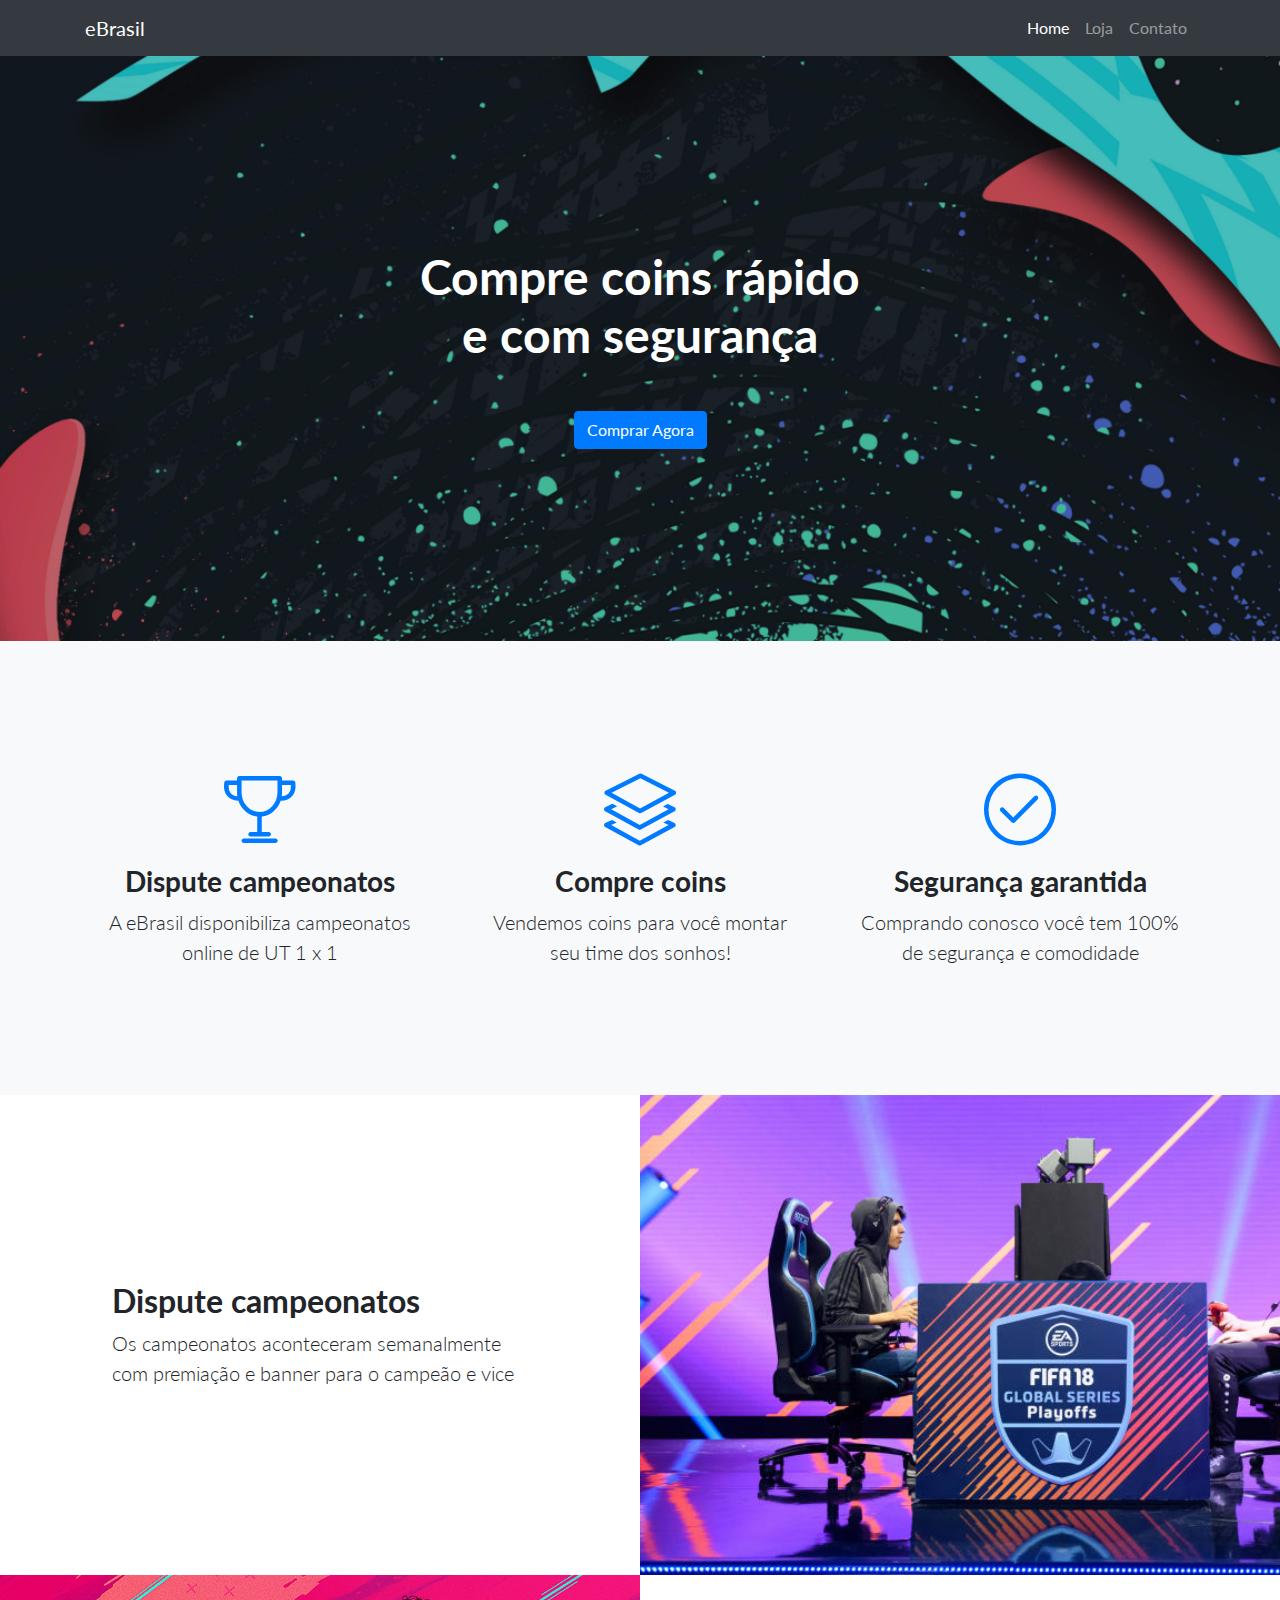
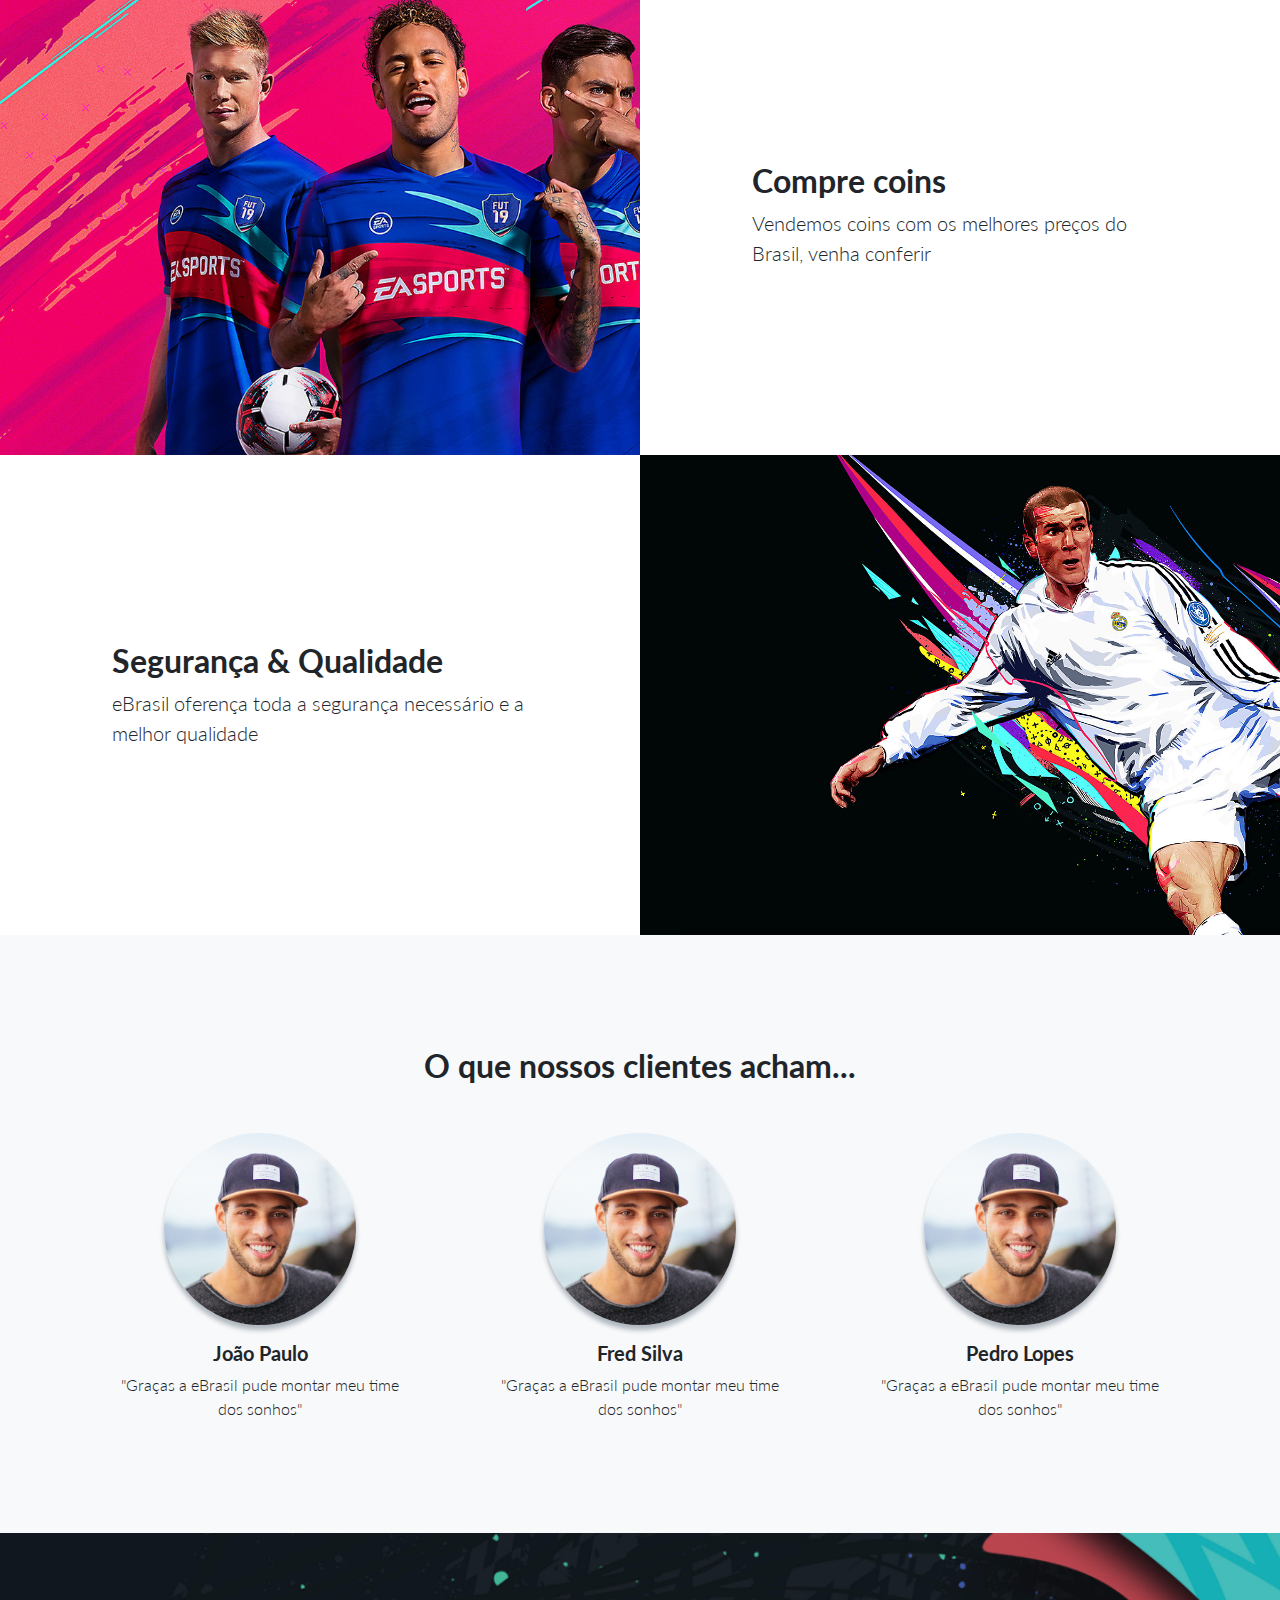
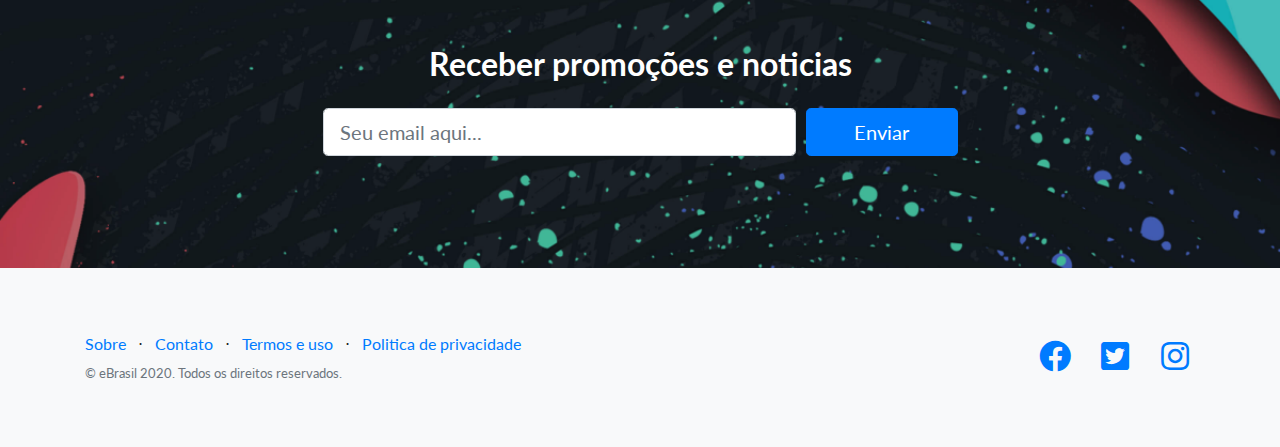
<file: index.html>
<!DOCTYPE html>
<html lang="en">

<head>

  <meta charset="utf-8">
  <meta name="viewport" content="width=device-width, initial-scale=1, shrink-to-fit=no">
  <meta name="description" content="">
  <meta name="author" content="">

  <title>eBrasil | Home</title>

  <!-- Bootstrap core CSS -->
  <link href="vendor/bootstrap/css/bootstrap.min.css" rel="stylesheet">

  <!-- Custom fonts for this template -->
  <link href="vendor/fontawesome-free/css/all.min.css" rel="stylesheet">
  <link href="vendor/simple-line-icons/css/simple-line-icons.css" rel="stylesheet" type="text/css">
  <link href="https://fonts.googleapis.com/css?family=Lato:300,400,700,300italic,400italic,700italic" rel="stylesheet" type="text/css">

  <!-- Custom styles for this template -->
  <link href="css/landing-page.css" rel="stylesheet">

</head>

<body>

  <nav class="navbar navbar-expand-lg navbar-dark bg-dark fixed-top">
    <div class="container">
      <a class="navbar-brand" href="index.html">eBrasil</a>
      <button class="navbar-toggler" type="button" data-toggle="collapse" data-target="#navbarResponsive" aria-controls="navbarResponsive" aria-expanded="false" aria-label="Toggle navigation">
        <span class="navbar-toggler-icon"></span>
      </button>
      <div class="collapse navbar-collapse" id="navbarResponsive">
        <ul class="navbar-nav ml-auto">
          <li class="nav-item active">
            <a class="nav-link" href="index.html">Home
              <span class="sr-only">(current)</span>
            </a>
          </li>
          <li class="nav-item">
            <a class="nav-link" href="loja.html">Loja</a>
          </li>          
          <li class="nav-item">
            <a class="nav-link" href="contato.html">Contato</a>
          </li>
        </ul>
      </div>
    </div>
  </nav>

  <!-- Navigation -->
  <nav class="navbar navbar-light bg-light static-top">
    <div class="container">
      <a class="navbar-brand" href="#">eBrasil</a>      
      <a class="btn btn-primary" href="#">Compre agora</a>
    </div>
  </nav>

  <!-- Masthead -->
  <header class="masthead text-white text-center">
    <div class="overlay"></div>
    <div class="container">
      <div class="row">
        <div class="col-xl-9 mx-auto">
          <h1 class="mb-5">Compre coins rápido<br> e com segurança</h1>
        </div>
        <div class="col-md-10 col-lg-8 col-xl-7 mx-auto">
          <a class="btn btn-primary" href="loja.html" role="button">Comprar Agora</a>
        </div>
      </div>
    </div>
  </header>

  <!-- Icons Grid -->
  <section class="features-icons bg-light text-center">
    <div class="container">
      <div class="row">
        <div class="col-lg-4">
          <div class="features-icons-item mx-auto mb-5 mb-lg-0 mb-lg-3">
            <div class="features-icons-icon d-flex">
              <i class="icon-trophy m-auto text-primary"></i>     
            </div>
            <h3>Dispute campeonatos</h3>
            <p class="lead mb-0">A eBrasil disponibiliza campeonatos online de UT 1 x 1</p>
          </div>
        </div>
        <div class="col-lg-4">
          <div class="features-icons-item mx-auto mb-5 mb-lg-0 mb-lg-3">
            <div class="features-icons-icon d-flex">
              <i class="icon-layers m-auto text-primary"></i>
            </div>
            <h3>Compre coins</h3>
            <p class="lead mb-0">Vendemos coins para você montar seu time dos sonhos!</p>
          </div>
        </div>
        <div class="col-lg-4">
          <div class="features-icons-item mx-auto mb-0 mb-lg-3">
            <div class="features-icons-icon d-flex">
              <i class="icon-check m-auto text-primary"></i>
            </div>
            <h3>Segurança garantida</h3>
            <p class="lead mb-0">Comprando conosco você tem 100% de segurança e comodidade</p>
          </div>
        </div>
      </div>
    </div>
  </section>

  <!-- Image Showcases -->
  <section class="showcase">
    <div class="container-fluid p-0">
      <div class="row no-gutters">

        <div class="col-lg-6 order-lg-2 text-white showcase-img" style="background-image: url('img/bg-showcase-1.jpg');"></div>
        <div class="col-lg-6 order-lg-1 my-auto showcase-text">
          <h2>Dispute campeonatos</h2>
          <p class="lead mb-0">Os campeonatos aconteceram semanalmente com premiação e banner para o campeão e vice</p>
        </div>
      </div>
      <div class="row no-gutters">
        <div class="col-lg-6 text-white showcase-img" style="background-image: url('img/bg-showcase-2.jpg');"></div>
        <div class="col-lg-6 my-auto showcase-text">
          <h2>Compre coins</h2>
          <p class="lead mb-0">Vendemos coins com os melhores preços do Brasil, venha conferir</p>
        </div>
      </div>
      <div class="row no-gutters">
        <div class="col-lg-6 order-lg-2 text-white showcase-img" style="background-image: url('img/bg-showcase-3.jpg');"></div>
        <div class="col-lg-6 order-lg-1 my-auto showcase-text">
          <h2>Segurança &amp; Qualidade</h2>
          <p class="lead mb-0">eBrasil oferença toda a segurança necessário e a melhor qualidade</p>
        </div>
      </div>
    </div>
  </section>

  <!-- Testimonials -->
  <section class="testimonials text-center bg-light">
    <div class="container">
      <h2 class="mb-5">O que nossos clientes acham...</h2>
      <div class="row">
        <div class="col-lg-4">
          <div class="testimonial-item mx-auto mb-5 mb-lg-0">
            <img class="img-fluid rounded-circle mb-3" src="img/testimonials-2.jpg" alt="">
            <h5>João Paulo</h5>
            <p class="font-weight-light mb-0">"Graças a eBrasil pude montar meu time dos sonhos"</p>
          </div>
        </div>
        <div class="col-lg-4">
          <div class="testimonial-item mx-auto mb-5 mb-lg-0">
            <img class="img-fluid rounded-circle mb-3" src="img/testimonials-2.jpg" alt="">
            <h5>Fred Silva</h5>
            <p class="font-weight-light mb-0">"Graças a eBrasil pude montar meu time dos sonhos"</p>
          </div>
        </div>
        <div class="col-lg-4">
          <div class="testimonial-item mx-auto mb-5 mb-lg-0">
            <img class="img-fluid rounded-circle mb-3" src="img/testimonials-2.jpg" alt="">
            <h5>Pedro Lopes</h5>
            <p class="font-weight-light mb-0">"Graças a eBrasil pude montar meu time dos sonhos"</p>
          </div>
        </div>
      </div>
    </div>
  </section>

  <!-- Call to Action -->
  <section class="call-to-action text-white text-center">
    <div class="overlay"></div>
    <div class="container">
      <div class="row">
        <div class="col-xl-9 mx-auto">
          <h2 class="mb-4">Receber promoções e noticias</h2>
        </div>
        <div class="col-md-10 col-lg-8 col-xl-7 mx-auto">
          <form>
            <div class="form-row">
              <div class="col-12 col-md-9 mb-2 mb-md-0">
                <input type="email" class="form-control form-control-lg" placeholder="Seu email aqui...">
              </div>
              <div class="col-12 col-md-3">
                <button type="submit" class="btn btn-block btn-lg btn-primary">Enviar</button>
              </div>
            </div>
          </form>
        </div>
      </div>
    </div>
  </section>

  <!-- Footer -->
  <footer class="footer bg-light">
    <div class="container">
      <div class="row">
        <div class="col-lg-6 h-100 text-center text-lg-left my-auto">
          <ul class="list-inline mb-2">
            <li class="list-inline-item">
              <a href="#">Sobre</a>
            </li>
            <li class="list-inline-item">&sdot;</li>
            <li class="list-inline-item">
              <a href="#">Contato</a>
            </li>
            <li class="list-inline-item">&sdot;</li>
            <li class="list-inline-item">
              <a href="#">Termos e uso</a>
            </li>
            <li class="list-inline-item">&sdot;</li>
            <li class="list-inline-item">
              <a href="#">Politica de privacidade</a>
            </li>
          </ul>
          <p class="text-muted small mb-4 mb-lg-0">&copy; eBrasil 2020. Todos os direitos reservados.</p>
        </div>
        <div class="col-lg-6 h-100 text-center text-lg-right my-auto">
          <ul class="list-inline mb-0">
            <li class="list-inline-item mr-3">
              <a href="#">
                <i class="fab fa-facebook fa-2x fa-fw"></i>
              </a>
            </li>
            <li class="list-inline-item mr-3">
              <a href="#">
                <i class="fab fa-twitter-square fa-2x fa-fw"></i>
              </a>
            </li>
            <li class="list-inline-item">
              <a href="#">
                <i class="fab fa-instagram fa-2x fa-fw"></i>
              </a>
            </li>
          </ul>
        </div>
      </div>
    </div>
  </footer>

  <!-- Bootstrap core JavaScript -->
  <script src="vendor/jquery/jquery.min.js"></script>
  <script src="vendor/bootstrap/js/bootstrap.bundle.min.js"></script>

</body>

</html>
</file>
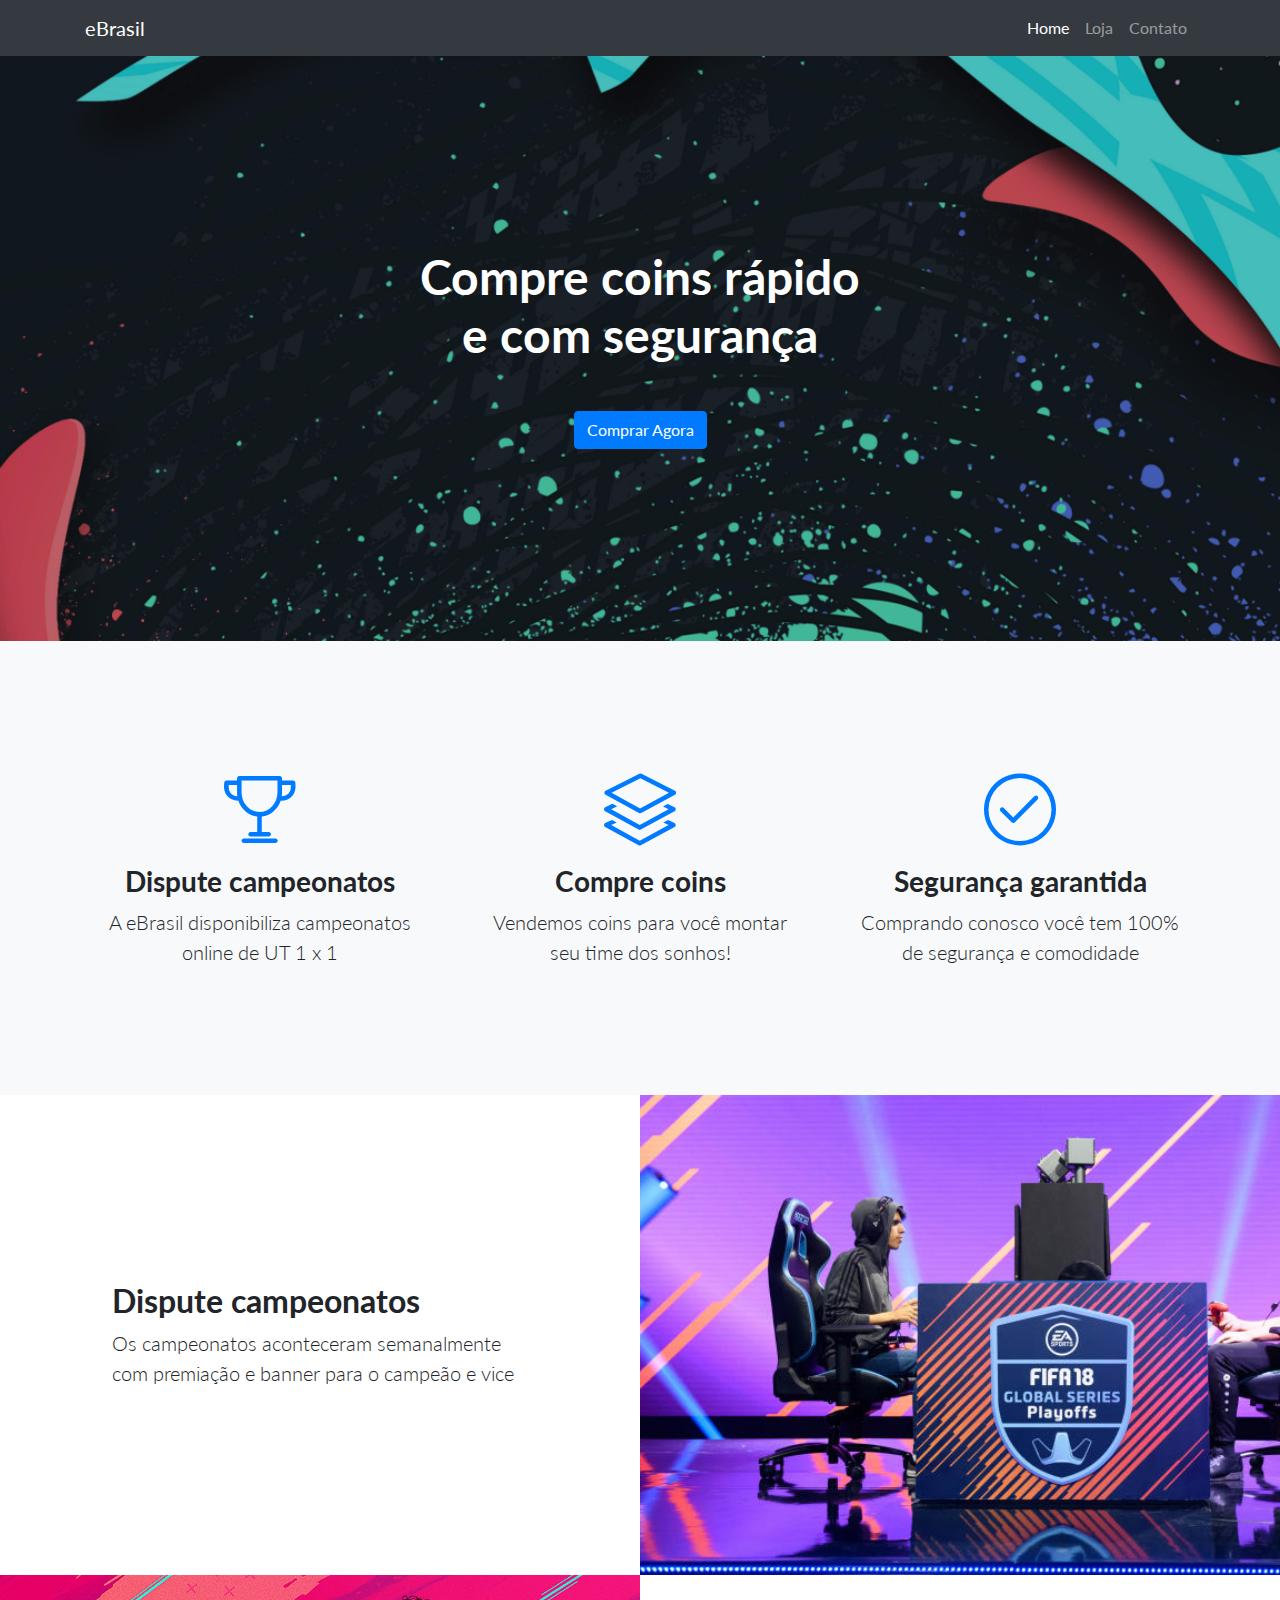
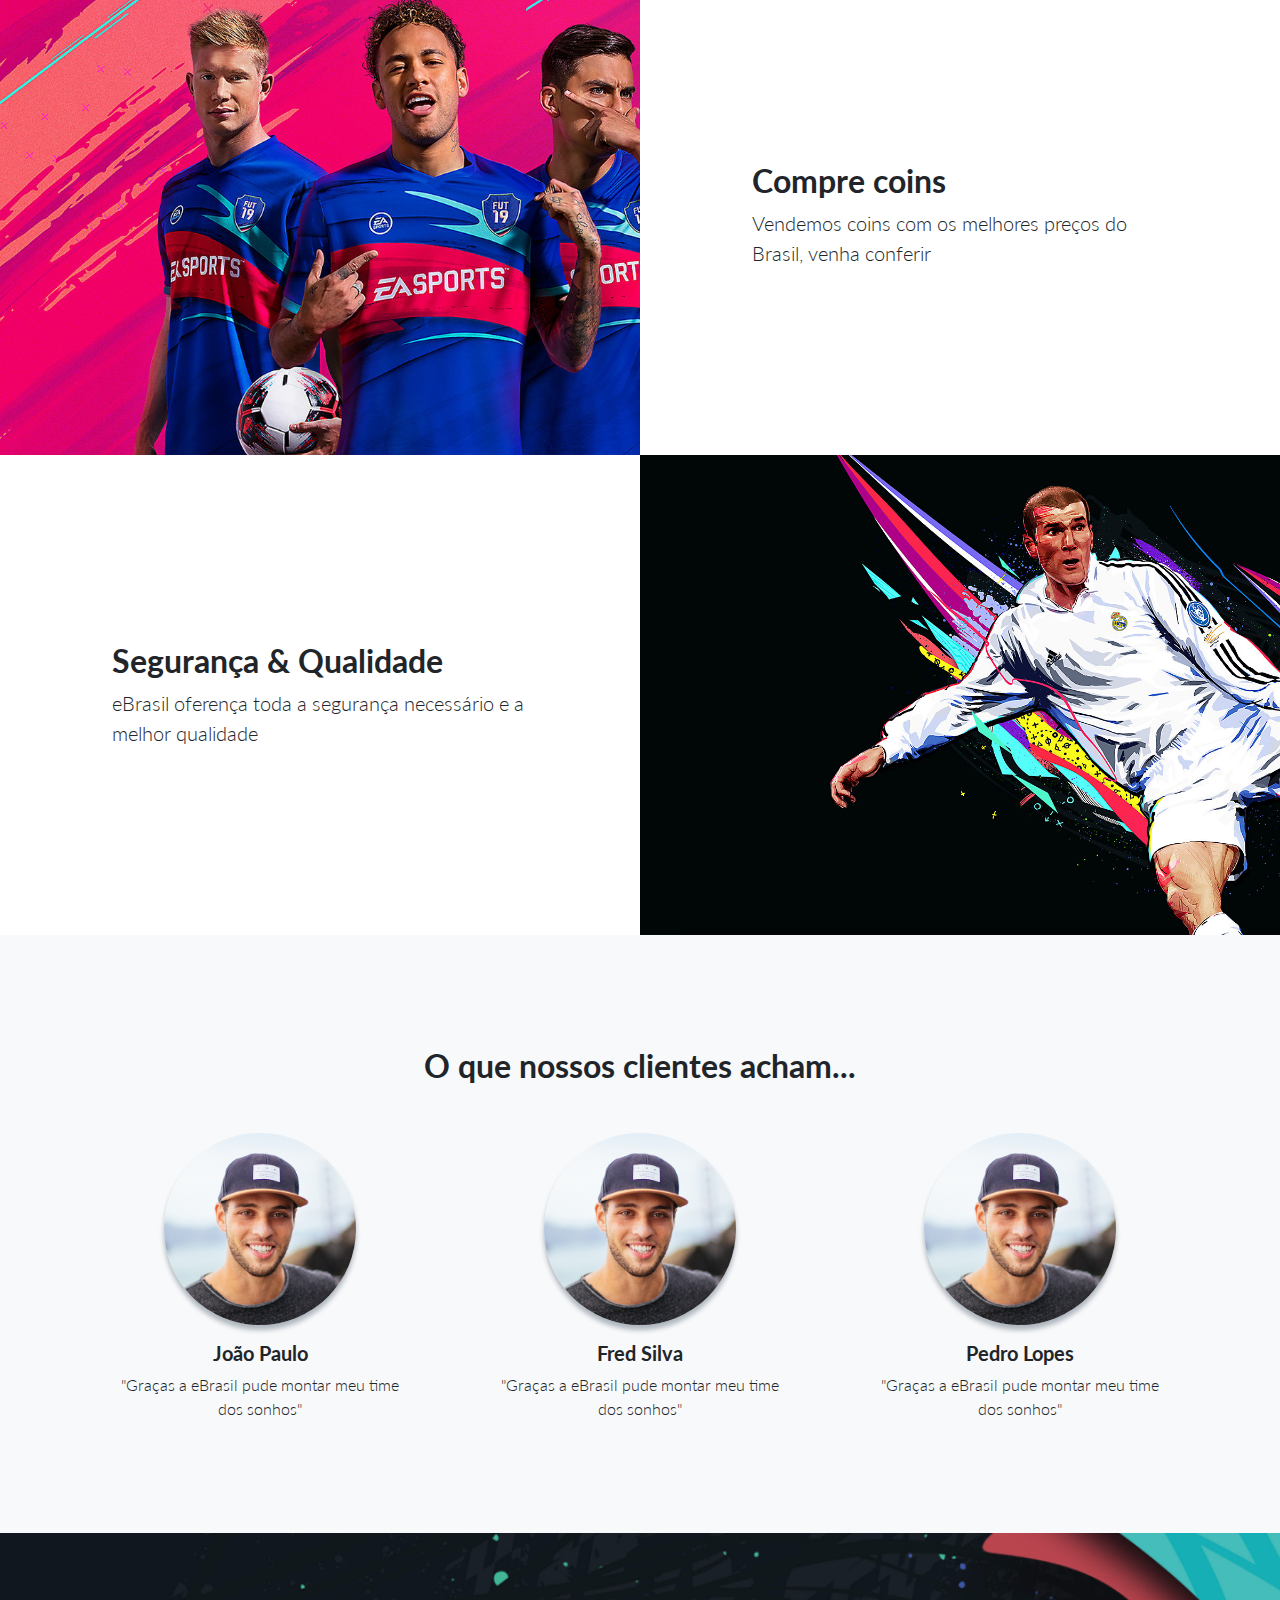
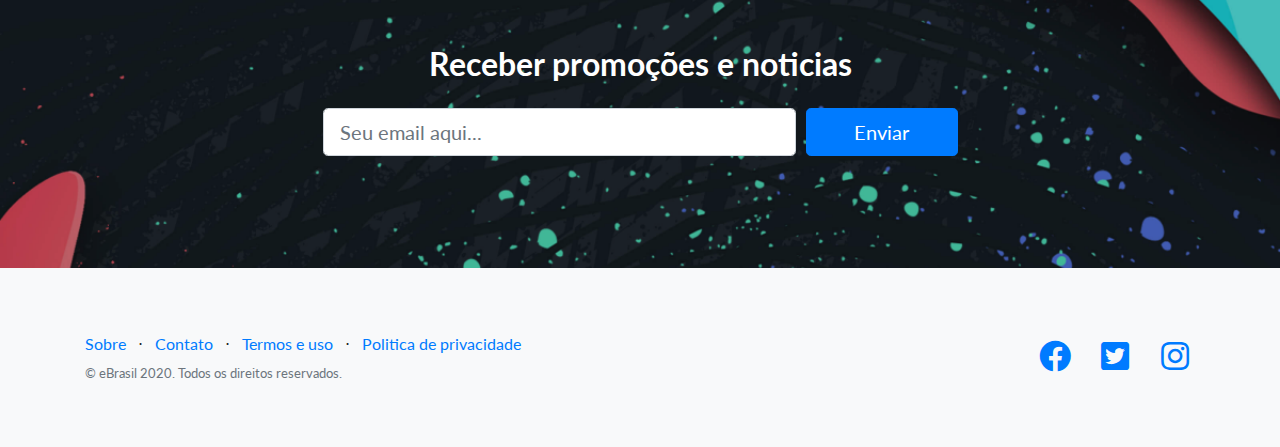
<file: home.html>
<!DOCTYPE html>
<html lang="en">

<head>

  <meta charset="utf-8">
  <meta name="viewport" content="width=device-width, initial-scale=1, shrink-to-fit=no">
  <meta name="description" content="">
  <meta name="author" content="">

  <title>eBrasil | Home</title>

  <!-- Bootstrap core CSS -->
  <link href="vendor/bootstrap/css/bootstrap.min.css" rel="stylesheet">

  <!-- Custom fonts for this template -->
  <link href="vendor/fontawesome-free/css/all.min.css" rel="stylesheet">
  <link href="vendor/simple-line-icons/css/simple-line-icons.css" rel="stylesheet" type="text/css">
  <link href="https://fonts.googleapis.com/css?family=Lato:300,400,700,300italic,400italic,700italic" rel="stylesheet" type="text/css">

  <!-- Custom styles for this template -->
  <link href="css/landing-page.css" rel="stylesheet">

</head>

<body>

  <nav class="navbar navbar-expand-lg navbar-dark bg-dark fixed-top">
    <div class="container">
      <a class="navbar-brand" href="#">eBrasil</a>
      <button class="navbar-toggler" type="button" data-toggle="collapse" data-target="#navbarResponsive" aria-controls="navbarResponsive" aria-expanded="false" aria-label="Toggle navigation">
        <span class="navbar-toggler-icon"></span>
      </button>
      <div class="collapse navbar-collapse" id="navbarResponsive">
        <ul class="navbar-nav ml-auto">
          <li class="nav-item active">
            <a class="nav-link" href="home.html">Home
              <span class="sr-only">(current)</span>
            </a>
          </li>
          <li class="nav-item">
            <a class="nav-link" href="loja.html">Loja</a>
          </li>          
          <li class="nav-item">
            <a class="nav-link" href="#">Contato</a>
          </li>
        </ul>
      </div>
    </div>
  </nav>

  <!-- Navigation -->
  <nav class="navbar navbar-light bg-light static-top">
    <div class="container">
      <a class="navbar-brand" href="#">eBrasil</a>      
      <a class="btn btn-primary" href="#">Compre agora</a>
    </div>
  </nav>

  <!-- Masthead -->
  <header class="masthead text-white text-center">
    <div class="overlay"></div>
    <div class="container">
      <div class="row">
        <div class="col-xl-9 mx-auto">
          <h1 class="mb-5">Compre coins rápido<br> e com segurança</h1>
        </div>
        <div class="col-md-10 col-lg-8 col-xl-7 mx-auto">
          <a class="btn btn-primary" href="loja.html" role="button">Comprar Agora</a>
        </div>
      </div>
    </div>
  </header>

  <!-- Icons Grid -->
  <section class="features-icons bg-light text-center">
    <div class="container">
      <div class="row">
        <div class="col-lg-4">
          <div class="features-icons-item mx-auto mb-5 mb-lg-0 mb-lg-3">
            <div class="features-icons-icon d-flex">
              <i class="icon-trophy m-auto text-primary"></i>     
            </div>
            <h3>Dispute campeonatos</h3>
            <p class="lead mb-0">A eBrasil disponibiliza campeonatos online de UT 1 x 1</p>
          </div>
        </div>
        <div class="col-lg-4">
          <div class="features-icons-item mx-auto mb-5 mb-lg-0 mb-lg-3">
            <div class="features-icons-icon d-flex">
              <i class="icon-layers m-auto text-primary"></i>
            </div>
            <h3>Compre coins</h3>
            <p class="lead mb-0">Vendemos coins para você montar seu time dos sonhos!</p>
          </div>
        </div>
        <div class="col-lg-4">
          <div class="features-icons-item mx-auto mb-0 mb-lg-3">
            <div class="features-icons-icon d-flex">
              <i class="icon-check m-auto text-primary"></i>
            </div>
            <h3>Segurança garantida</h3>
            <p class="lead mb-0">Comprando conosco você tem 100% de segurança e comodidade</p>
          </div>
        </div>
      </div>
    </div>
  </section>

  <!-- Image Showcases -->
  <section class="showcase">
    <div class="container-fluid p-0">
      <div class="row no-gutters">

        <div class="col-lg-6 order-lg-2 text-white showcase-img" style="background-image: url('img/bg-showcase-1.jpg');"></div>
        <div class="col-lg-6 order-lg-1 my-auto showcase-text">
          <h2>Dispute campeonatos</h2>
          <p class="lead mb-0">Os campeonatos aconteceram semanalmente com premiação e banner para o campeão e vice</p>
        </div>
      </div>
      <div class="row no-gutters">
        <div class="col-lg-6 text-white showcase-img" style="background-image: url('img/bg-showcase-2.jpg');"></div>
        <div class="col-lg-6 my-auto showcase-text">
          <h2>Compre coins</h2>
          <p class="lead mb-0">Vendemos coins com os melhores preços do Brasil, venha conferir</p>
        </div>
      </div>
      <div class="row no-gutters">
        <div class="col-lg-6 order-lg-2 text-white showcase-img" style="background-image: url('img/bg-showcase-3.jpg');"></div>
        <div class="col-lg-6 order-lg-1 my-auto showcase-text">
          <h2>Segurança &amp; Qualidade</h2>
          <p class="lead mb-0">eBrasil oferença toda a segurança necessário e a melhor qualidade</p>
        </div>
      </div>
    </div>
  </section>

  <!-- Testimonials -->
  <section class="testimonials text-center bg-light">
    <div class="container">
      <h2 class="mb-5">O que nossos clientes acham...</h2>
      <div class="row">
        <div class="col-lg-4">
          <div class="testimonial-item mx-auto mb-5 mb-lg-0">
            <img class="img-fluid rounded-circle mb-3" src="img/testimonials-2.jpg" alt="">
            <h5>João Paulo</h5>
            <p class="font-weight-light mb-0">"Graças a eBrasil pude montar meu time dos sonhos"</p>
          </div>
        </div>
        <div class="col-lg-4">
          <div class="testimonial-item mx-auto mb-5 mb-lg-0">
            <img class="img-fluid rounded-circle mb-3" src="img/testimonials-2.jpg" alt="">
            <h5>Fred Silva</h5>
            <p class="font-weight-light mb-0">"Graças a eBrasil pude montar meu time dos sonhos"</p>
          </div>
        </div>
        <div class="col-lg-4">
          <div class="testimonial-item mx-auto mb-5 mb-lg-0">
            <img class="img-fluid rounded-circle mb-3" src="img/testimonials-2.jpg" alt="">
            <h5>Pedro Lopes</h5>
            <p class="font-weight-light mb-0">"Graças a eBrasil pude montar meu time dos sonhos"</p>
          </div>
        </div>
      </div>
    </div>
  </section>

  <!-- Call to Action -->
  <section class="call-to-action text-white text-center">
    <div class="overlay"></div>
    <div class="container">
      <div class="row">
        <div class="col-xl-9 mx-auto">
          <h2 class="mb-4">Receber promoções e noticias</h2>
        </div>
        <div class="col-md-10 col-lg-8 col-xl-7 mx-auto">
          <form>
            <div class="form-row">
              <div class="col-12 col-md-9 mb-2 mb-md-0">
                <input type="email" class="form-control form-control-lg" placeholder="Seu email aqui...">
              </div>
              <div class="col-12 col-md-3">
                <button type="submit" class="btn btn-block btn-lg btn-primary">Enviar</button>
              </div>
            </div>
          </form>
        </div>
      </div>
    </div>
  </section>

  <!-- Footer -->
  <footer class="footer bg-light">
    <div class="container">
      <div class="row">
        <div class="col-lg-6 h-100 text-center text-lg-left my-auto">
          <ul class="list-inline mb-2">
            <li class="list-inline-item">
              <a href="#">Sobre</a>
            </li>
            <li class="list-inline-item">&sdot;</li>
            <li class="list-inline-item">
              <a href="#">Contato</a>
            </li>
            <li class="list-inline-item">&sdot;</li>
            <li class="list-inline-item">
              <a href="#">Termos e uso</a>
            </li>
            <li class="list-inline-item">&sdot;</li>
            <li class="list-inline-item">
              <a href="#">Politica de privacidade</a>
            </li>
          </ul>
          <p class="text-muted small mb-4 mb-lg-0">&copy; eBrasil 2020. Todos os direitos reservados.</p>
        </div>
        <div class="col-lg-6 h-100 text-center text-lg-right my-auto">
          <ul class="list-inline mb-0">
            <li class="list-inline-item mr-3">
              <a href="#">
                <i class="fab fa-facebook fa-2x fa-fw"></i>
              </a>
            </li>
            <li class="list-inline-item mr-3">
              <a href="#">
                <i class="fab fa-twitter-square fa-2x fa-fw"></i>
              </a>
            </li>
            <li class="list-inline-item">
              <a href="#">
                <i class="fab fa-instagram fa-2x fa-fw"></i>
              </a>
            </li>
          </ul>
        </div>
      </div>
    </div>
  </footer>

  <!-- Bootstrap core JavaScript -->
  <script src="vendor/jquery/jquery.min.js"></script>
  <script src="vendor/bootstrap/js/bootstrap.bundle.min.js"></script>

</body>

</html>
</file>
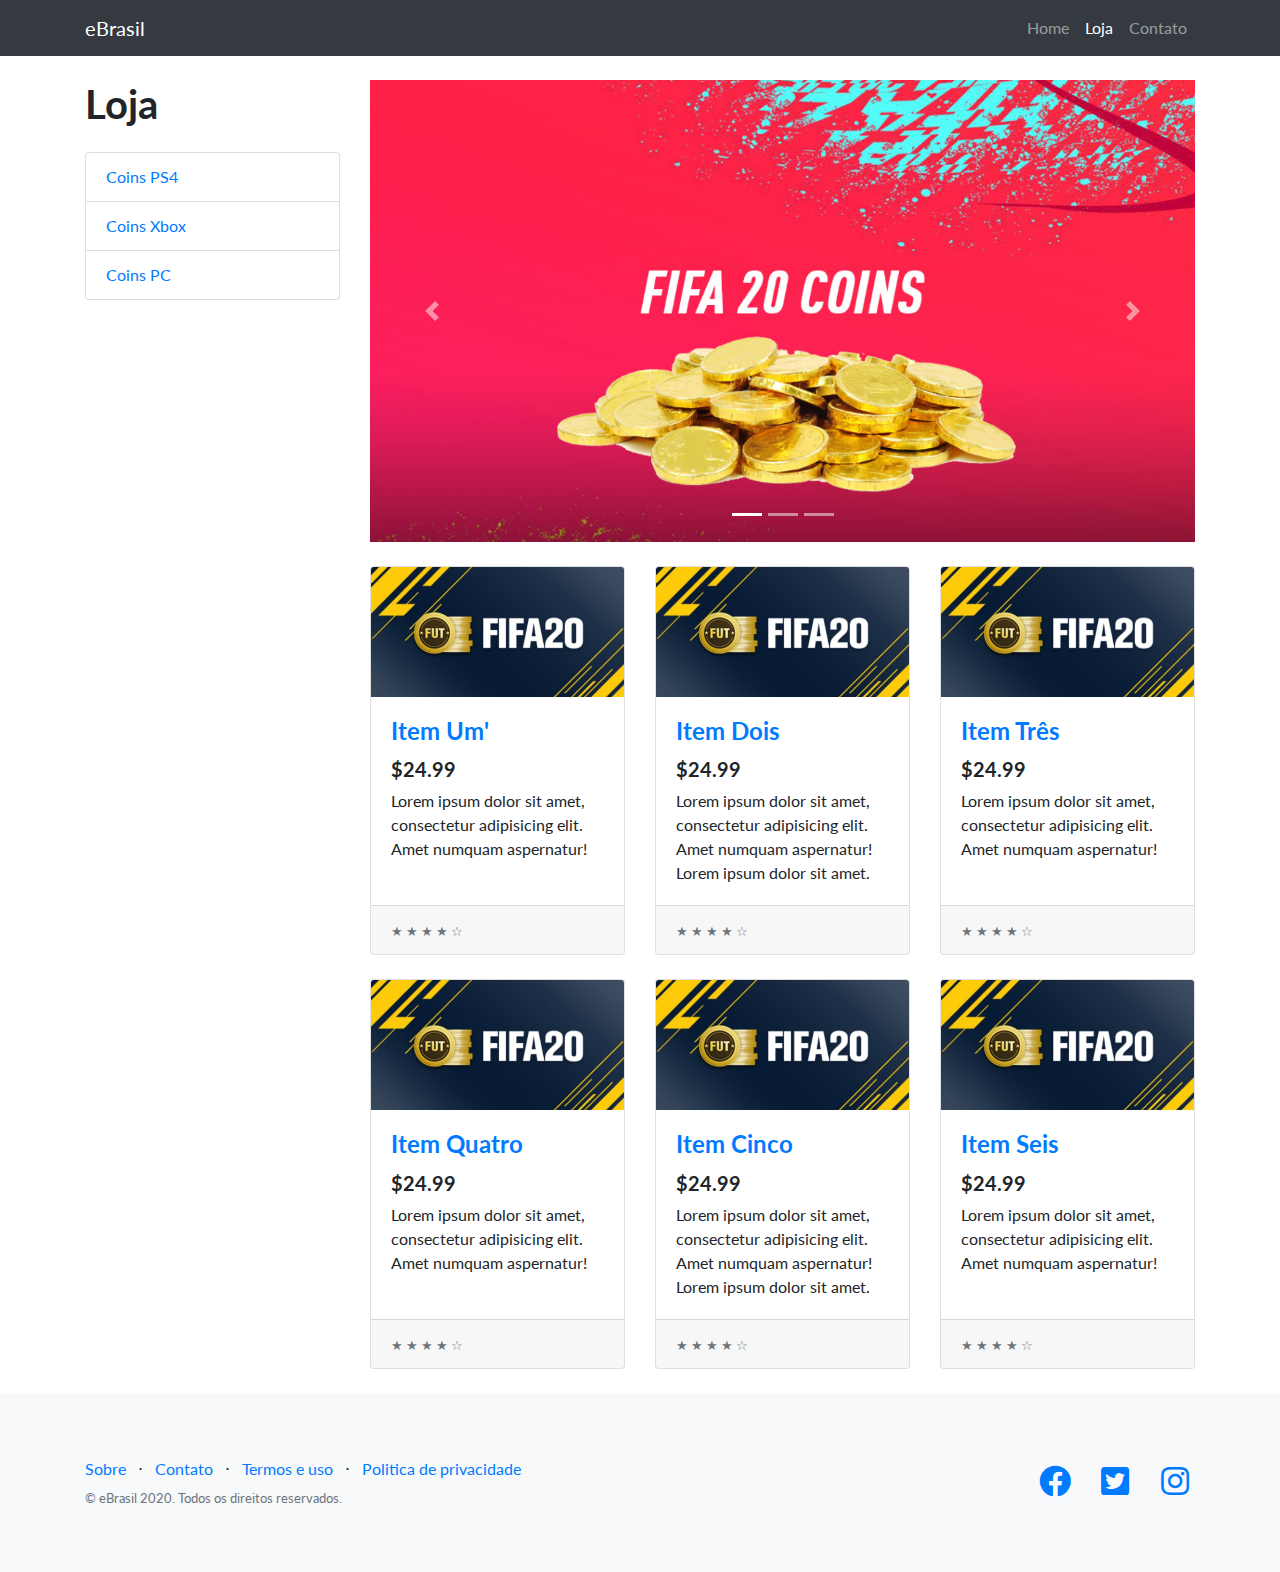
<file: loja.html>
<!DOCTYPE html>
<html lang="en">

<head>

  <meta charset="utf-8">
  <meta name="viewport" content="width=device-width, initial-scale=1, shrink-to-fit=no">
  <meta name="description" content="">
  <meta name="author" content="">

  <title>eBrasil | Loja</title>

  <!-- Bootstrap core CSS -->
  <link href="vendor/fontawesome-free/css/all.min.css" rel="stylesheet">
  <link href="vendor/simple-line-icons/css/simple-line-icons.css" rel="stylesheet" type="text/css">
  <link href="https://fonts.googleapis.com/css?family=Lato:300,400,700,300italic,400italic,700italic" rel="stylesheet" type="text/css">
  <link href="vendor/bootstrap/css/bootstrap.min.css" rel="stylesheet">

  <!-- Custom styles for this template -->
  <link href="css/landing-page.css" rel="stylesheet">
  <link href="css/shop-homepage.css" rel="stylesheet">

</head>

<body>

  <!-- Navigation -->
  <nav class="navbar navbar-expand-lg navbar-dark bg-dark fixed-top">
    <div class="container">
      <a class="navbar-brand" href="index.html">eBrasil</a>
      <button class="navbar-toggler" type="button" data-toggle="collapse" data-target="#navbarResponsive" aria-controls="navbarResponsive" aria-expanded="false" aria-label="Toggle navigation">
        <span class="navbar-toggler-icon"></span>
      </button>
      <div class="collapse navbar-collapse" id="navbarResponsive">
        <ul class="navbar-nav ml-auto">
          <li class="nav-item">
            <a class="nav-link" href="index.html">Home
            </a>
          </li>
          <li class="nav-item active">
            <a class="nav-link" href="loja.html">Loja
              <span class="sr-only">(current)</span>
            </a>
          </li>          
          <li class="nav-item">
            <a class="nav-link" href="contato.html">Contato</a>
          </li>
        </ul>
      </div>
    </div>
  </nav>

  <!-- Page Content -->
  <div class="container">

    <div class="row">

      <div class="col-lg-3">

        <h1 class="my-4">Loja</h1>
        <div class="list-group">
          <a href="#" class="list-group-item">Coins PS4</a>
          <a href="#" class="list-group-item">Coins Xbox</a>
          <a href="#" class="list-group-item">Coins PC</a>
        </div>

      </div>
      <!-- /.col-lg-3 -->

      <div class="col-lg-9">

        <div id="carouselExampleIndicators" class="carousel slide my-4" data-ride="carousel">
          <ol class="carousel-indicators">
            <li data-target="#carouselExampleIndicators" data-slide-to="0" class="active"></li>
            <li data-target="#carouselExampleIndicators" data-slide-to="1"></li>
            <li data-target="#carouselExampleIndicators" data-slide-to="2"></li>
          </ol>
          <div class="carousel-inner" role="listbox">
            <div class="carousel-item active">
              <img class="d-block img-fluid" src="img/coins.png" alt="First slide">
            </div>
            <div class="carousel-item">
              <img class="d-block img-fluid" src="img/coins.png" alt="Second slide">
            </div>
            <div class="carousel-item">
              <img class="d-block img-fluid" src="img/coins.png" alt="Third slide">
            </div>
          </div>
          <a class="carousel-control-prev" href="#carouselExampleIndicators" role="button" data-slide="prev">
            <span class="carousel-control-prev-icon" aria-hidden="true"></span>
            <span class="sr-only">Previous</span>
          </a>
          <a class="carousel-control-next" href="#carouselExampleIndicators" role="button" data-slide="next">
            <span class="carousel-control-next-icon" aria-hidden="true"></span>
            <span class="sr-only">Next</span>
          </a>
        </div>

        <div class="row">

          <div class="col-lg-4 col-md-6 mb-4">
            <div class="card h-100">
              <a href="#"><img class="card-img-top" src="img/coins2.jpg" alt=""></a>
              <div class="card-body">
                <h4 class="card-title">
                  <a href="#">Item Um'</a>
                </h4>
                <h5>$24.99</h5>
                <p class="card-text">Lorem ipsum dolor sit amet, consectetur adipisicing elit. Amet numquam aspernatur!</p>
              </div>
              <div class="card-footer">
                <small class="text-muted">&#9733; &#9733; &#9733; &#9733; &#9734;</small>
              </div>
            </div>
          </div>

          <div class="col-lg-4 col-md-6 mb-4">
            <div class="card h-100">
              <a href="#"><img class="card-img-top" src="img/coins2.jpg" alt=""></a>
              <div class="card-body">
                <h4 class="card-title">
                  <a href="#">Item Dois</a>
                </h4>
                <h5>$24.99</h5>
                <p class="card-text">Lorem ipsum dolor sit amet, consectetur adipisicing elit. Amet numquam aspernatur! Lorem ipsum dolor sit amet.</p>
              </div>
              <div class="card-footer">
                <small class="text-muted">&#9733; &#9733; &#9733; &#9733; &#9734;</small>
              </div>
            </div>
          </div>

          <div class="col-lg-4 col-md-6 mb-4">
            <div class="card h-100">
              <a href="#"><img class="card-img-top" src="img/coins2.jpg" alt=""></a>
              <div class="card-body">
                <h4 class="card-title">
                  <a href="#">Item Três</a>
                </h4>
                <h5>$24.99</h5>
                <p class="card-text">Lorem ipsum dolor sit amet, consectetur adipisicing elit. Amet numquam aspernatur!</p>
              </div>
              <div class="card-footer">
                <small class="text-muted">&#9733; &#9733; &#9733; &#9733; &#9734;</small>
              </div>
            </div>
          </div>

          <div class="col-lg-4 col-md-6 mb-4">
            <div class="card h-100">
              <a href="#"><img class="card-img-top" src="img/coins2.jpg" alt=""></a>
              <div class="card-body">
                <h4 class="card-title">
                  <a href="#">Item Quatro</a>
                </h4>
                <h5>$24.99</h5>
                <p class="card-text">Lorem ipsum dolor sit amet, consectetur adipisicing elit. Amet numquam aspernatur!</p>
              </div>
              <div class="card-footer">
                <small class="text-muted">&#9733; &#9733; &#9733; &#9733; &#9734;</small>
              </div>
            </div>
          </div>

          <div class="col-lg-4 col-md-6 mb-4">
            <div class="card h-100">
              <a href="#"><img class="card-img-top" src="img/coins2.jpg" alt=""></a>
              <div class="card-body">
                <h4 class="card-title">
                  <a href="#">Item Cinco</a>
                </h4>
                <h5>$24.99</h5>
                <p class="card-text">Lorem ipsum dolor sit amet, consectetur adipisicing elit. Amet numquam aspernatur! Lorem ipsum dolor sit amet.</p>
              </div>
              <div class="card-footer">
                <small class="text-muted">&#9733; &#9733; &#9733; &#9733; &#9734;</small>
              </div>
            </div>
          </div>

          <div class="col-lg-4 col-md-6 mb-4">
            <div class="card h-100">
              <a href="#"><img class="card-img-top" src="img/coins2.jpg" alt=""></a>
              <div class="card-body">
                <h4 class="card-title">
                  <a href="#">Item Seis</a>
                </h4>
                <h5>$24.99</h5>
                <p class="card-text">Lorem ipsum dolor sit amet, consectetur adipisicing elit. Amet numquam aspernatur!</p>
              </div>
              <div class="card-footer">
                <small class="text-muted">&#9733; &#9733; &#9733; &#9733; &#9734;</small>
              </div>
            </div>
          </div>

        </div>
        <!-- /.row -->

      </div>
      <!-- /.col-lg-9 -->

    </div>
    <!-- /.row -->

  </div>
  <!-- /.container -->

  <!-- Footer -->
  <footer class="footer bg-light">
    <div class="container">
      <div class="row">
        <div class="col-lg-6 h-100 text-center text-lg-left my-auto">
          <ul class="list-inline mb-2">
            <li class="list-inline-item">
              <a href="#">Sobre</a>
            </li>
            <li class="list-inline-item">&sdot;</li>
            <li class="list-inline-item">
              <a href="#">Contato</a>
            </li>
            <li class="list-inline-item">&sdot;</li>
            <li class="list-inline-item">
              <a href="#">Termos e uso</a>
            </li>
            <li class="list-inline-item">&sdot;</li>
            <li class="list-inline-item">
              <a href="#">Politica de privacidade</a>
            </li>
          </ul>
          <p class="text-muted small mb-4 mb-lg-0">&copy; eBrasil 2020. Todos os direitos reservados.</p>
        </div>
        <div class="col-lg-6 h-100 text-center text-lg-right my-auto">
          <ul class="list-inline mb-0">
            <li class="list-inline-item mr-3">
              <a href="#">
                <i class="fab fa-facebook fa-2x fa-fw"></i>
              </a>
            </li>
            <li class="list-inline-item mr-3">
              <a href="#">
                <i class="fab fa-twitter-square fa-2x fa-fw"></i>
              </a>
            </li>
            <li class="list-inline-item">
              <a href="#">
                <i class="fab fa-instagram fa-2x fa-fw"></i>
              </a>
            </li>
          </ul>
        </div>
      </div>
    </div>
  </footer>

  <!-- Bootstrap core JavaScript -->
  <script src="vendor/jquery/jquery.min.js"></script>
  <script src="vendor/bootstrap/js/bootstrap.bundle.min.js"></script>

</body>

</html>
</file>
<file: vendor/simple-line-icons/css/simple-line-icons.css>
@font-face {
  font-family: 'simple-line-icons';
  src: url('../fonts/Simple-Line-Icons.eot?v=2.4.0');
  src: url('../fonts/Simple-Line-Icons.eot?v=2.4.0#iefix') format('embedded-opentype'), url('../fonts/Simple-Line-Icons.woff2?v=2.4.0') format('woff2'), url('../fonts/Simple-Line-Icons.ttf?v=2.4.0') format('truetype'), url('../fonts/Simple-Line-Icons.woff?v=2.4.0') format('woff'), url('../fonts/Simple-Line-Icons.svg?v=2.4.0#simple-line-icons') format('svg');
  font-weight: normal;
  font-style: normal;
}
/*
 Use the following CSS code if you want to have a class per icon.
 Instead of a list of all class selectors, you can use the generic [class*="icon-"] selector, but it's slower:
*/
.icon-user,
.icon-people,
.icon-user-female,
.icon-user-follow,
.icon-user-following,
.icon-user-unfollow,
.icon-login,
.icon-logout,
.icon-emotsmile,
.icon-phone,
.icon-call-end,
.icon-call-in,
.icon-call-out,
.icon-map,
.icon-location-pin,
.icon-direction,
.icon-directions,
.icon-compass,
.icon-layers,
.icon-menu,
.icon-list,
.icon-options-vertical,
.icon-options,
.icon-arrow-down,
.icon-arrow-left,
.icon-arrow-right,
.icon-arrow-up,
.icon-arrow-up-circle,
.icon-arrow-left-circle,
.icon-arrow-right-circle,
.icon-arrow-down-circle,
.icon-check,
.icon-clock,
.icon-plus,
.icon-minus,
.icon-close,
.icon-event,
.icon-exclamation,
.icon-organization,
.icon-trophy,
.icon-screen-smartphone,
.icon-screen-desktop,
.icon-plane,
.icon-notebook,
.icon-mustache,
.icon-mouse,
.icon-magnet,
.icon-energy,
.icon-disc,
.icon-cursor,
.icon-cursor-move,
.icon-crop,
.icon-chemistry,
.icon-speedometer,
.icon-shield,
.icon-screen-tablet,
.icon-magic-wand,
.icon-hourglass,
.icon-graduation,
.icon-ghost,
.icon-game-controller,
.icon-fire,
.icon-eyeglass,
.icon-envelope-open,
.icon-envelope-letter,
.icon-bell,
.icon-badge,
.icon-anchor,
.icon-wallet,
.icon-vector,
.icon-speech,
.icon-puzzle,
.icon-printer,
.icon-present,
.icon-playlist,
.icon-pin,
.icon-picture,
.icon-handbag,
.icon-globe-alt,
.icon-globe,
.icon-folder-alt,
.icon-folder,
.icon-film,
.icon-feed,
.icon-drop,
.icon-drawer,
.icon-docs,
.icon-doc,
.icon-diamond,
.icon-cup,
.icon-calculator,
.icon-bubbles,
.icon-briefcase,
.icon-book-open,
.icon-basket-loaded,
.icon-basket,
.icon-bag,
.icon-action-undo,
.icon-action-redo,
.icon-wrench,
.icon-umbrella,
.icon-trash,
.icon-tag,
.icon-support,
.icon-frame,
.icon-size-fullscreen,
.icon-size-actual,
.icon-shuffle,
.icon-share-alt,
.icon-share,
.icon-rocket,
.icon-question,
.icon-pie-chart,
.icon-pencil,
.icon-note,
.icon-loop,
.icon-home,
.icon-grid,
.icon-graph,
.icon-microphone,
.icon-music-tone-alt,
.icon-music-tone,
.icon-earphones-alt,
.icon-earphones,
.icon-equalizer,
.icon-like,
.icon-dislike,
.icon-control-start,
.icon-control-rewind,
.icon-control-play,
.icon-control-pause,
.icon-control-forward,
.icon-control-end,
.icon-volume-1,
.icon-volume-2,
.icon-volume-off,
.icon-calendar,
.icon-bulb,
.icon-chart,
.icon-ban,
.icon-bubble,
.icon-camrecorder,
.icon-camera,
.icon-cloud-download,
.icon-cloud-upload,
.icon-envelope,
.icon-eye,
.icon-flag,
.icon-heart,
.icon-info,
.icon-key,
.icon-link,
.icon-lock,
.icon-lock-open,
.icon-magnifier,
.icon-magnifier-add,
.icon-magnifier-remove,
.icon-paper-clip,
.icon-paper-plane,
.icon-power,
.icon-refresh,
.icon-reload,
.icon-settings,
.icon-star,
.icon-symbol-female,
.icon-symbol-male,
.icon-target,
.icon-credit-card,
.icon-paypal,
.icon-social-tumblr,
.icon-social-twitter,
.icon-social-facebook,
.icon-social-instagram,
.icon-social-linkedin,
.icon-social-pinterest,
.icon-social-github,
.icon-social-google,
.icon-social-reddit,
.icon-social-skype,
.icon-social-dribbble,
.icon-social-behance,
.icon-social-foursqare,
.icon-social-soundcloud,
.icon-social-spotify,
.icon-social-stumbleupon,
.icon-social-youtube,
.icon-social-dropbox,
.icon-social-vkontakte,
.icon-social-steam {
  font-family: 'simple-line-icons';
  speak: none;
  font-style: normal;
  font-weight: normal;
  font-variant: normal;
  text-transform: none;
  line-height: 1;
  /* Better Font Rendering =========== */
  -webkit-font-smoothing: antialiased;
  -moz-osx-font-smoothing: grayscale;
}
.icon-user:before {
  content: "\e005";
}
.icon-people:before {
  content: "\e001";
}
.icon-user-female:before {
  content: "\e000";
}
.icon-user-follow:before {
  content: "\e002";
}
.icon-user-following:before {
  content: "\e003";
}
.icon-user-unfollow:before {
  content: "\e004";
}
.icon-login:before {
  content: "\e066";
}
.icon-logout:before {
  content: "\e065";
}
.icon-emotsmile:before {
  content: "\e021";
}
.icon-phone:before {
  content: "\e600";
}
.icon-call-end:before {
  content: "\e048";
}
.icon-call-in:before {
  content: "\e047";
}
.icon-call-out:before {
  content: "\e046";
}
.icon-map:before {
  content: "\e033";
}
.icon-location-pin:before {
  content: "\e096";
}
.icon-direction:before {
  content: "\e042";
}
.icon-directions:before {
  content: "\e041";
}
.icon-compass:before {
  content: "\e045";
}
.icon-layers:before {
  content: "\e034";
}
.icon-menu:before {
  content: "\e601";
}
.icon-list:before {
  content: "\e067";
}
.icon-options-vertical:before {
  content: "\e602";
}
.icon-options:before {
  content: "\e603";
}
.icon-arrow-down:before {
  content: "\e604";
}
.icon-arrow-left:before {
  content: "\e605";
}
.icon-arrow-right:before {
  content: "\e606";
}
.icon-arrow-up:before {
  content: "\e607";
}
.icon-arrow-up-circle:before {
  content: "\e078";
}
.icon-arrow-left-circle:before {
  content: "\e07a";
}
.icon-arrow-right-circle:before {
  content: "\e079";
}
.icon-arrow-down-circle:before {
  content: "\e07b";
}
.icon-check:before {
  content: "\e080";
}
.icon-clock:before {
  content: "\e081";
}
.icon-plus:before {
  content: "\e095";
}
.icon-minus:before {
  content: "\e615";
}
.icon-close:before {
  content: "\e082";
}
.icon-event:before {
  content: "\e619";
}
.icon-exclamation:before {
  content: "\e617";
}
.icon-organization:before {
  content: "\e616";
}
.icon-trophy:before {
  content: "\e006";
}
.icon-screen-smartphone:before {
  content: "\e010";
}
.icon-screen-desktop:before {
  content: "\e011";
}
.icon-plane:before {
  content: "\e012";
}
.icon-notebook:before {
  content: "\e013";
}
.icon-mustache:before {
  content: "\e014";
}
.icon-mouse:before {
  content: "\e015";
}
.icon-magnet:before {
  content: "\e016";
}
.icon-energy:before {
  content: "\e020";
}
.icon-disc:before {
  content: "\e022";
}
.icon-cursor:before {
  content: "\e06e";
}
.icon-cursor-move:before {
  content: "\e023";
}
.icon-crop:before {
  content: "\e024";
}
.icon-chemistry:before {
  content: "\e026";
}
.icon-speedometer:before {
  content: "\e007";
}
.icon-shield:before {
  content: "\e00e";
}
.icon-screen-tablet:before {
  content: "\e00f";
}
.icon-magic-wand:before {
  content: "\e017";
}
.icon-hourglass:before {
  content: "\e018";
}
.icon-graduation:before {
  content: "\e019";
}
.icon-ghost:before {
  content: "\e01a";
}
.icon-game-controller:before {
  content: "\e01b";
}
.icon-fire:before {
  content: "\e01c";
}
.icon-eyeglass:before {
  content: "\e01d";
}
.icon-envelope-open:before {
  content: "\e01e";
}
.icon-envelope-letter:before {
  content: "\e01f";
}
.icon-bell:before {
  content: "\e027";
}
.icon-badge:before {
  content: "\e028";
}
.icon-anchor:before {
  content: "\e029";
}
.icon-wallet:before {
  content: "\e02a";
}
.icon-vector:before {
  content: "\e02b";
}
.icon-speech:before {
  content: "\e02c";
}
.icon-puzzle:before {
  content: "\e02d";
}
.icon-printer:before {
  content: "\e02e";
}
.icon-present:before {
  content: "\e02f";
}
.icon-playlist:before {
  content: "\e030";
}
.icon-pin:before {
  content: "\e031";
}
.icon-picture:before {
  content: "\e032";
}
.icon-handbag:before {
  content: "\e035";
}
.icon-globe-alt:before {
  content: "\e036";
}
.icon-globe:before {
  content: "\e037";
}
.icon-folder-alt:before {
  content: "\e039";
}
.icon-folder:before {
  content: "\e089";
}
.icon-film:before {
  content: "\e03a";
}
.icon-feed:before {
  content: "\e03b";
}
.icon-drop:before {
  content: "\e03e";
}
.icon-drawer:before {
  content: "\e03f";
}
.icon-docs:before {
  content: "\e040";
}
.icon-doc:before {
  content: "\e085";
}
.icon-diamond:before {
  content: "\e043";
}
.icon-cup:before {
  content: "\e044";
}
.icon-calculator:before {
  content: "\e049";
}
.icon-bubbles:before {
  content: "\e04a";
}
.icon-briefcase:before {
  content: "\e04b";
}
.icon-book-open:before {
  content: "\e04c";
}
.icon-basket-loaded:before {
  content: "\e04d";
}
.icon-basket:before {
  content: "\e04e";
}
.icon-bag:before {
  content: "\e04f";
}
.icon-action-undo:before {
  content: "\e050";
}
.icon-action-redo:before {
  content: "\e051";
}
.icon-wrench:before {
  content: "\e052";
}
.icon-umbrella:before {
  content: "\e053";
}
.icon-trash:before {
  content: "\e054";
}
.icon-tag:before {
  content: "\e055";
}
.icon-support:before {
  content: "\e056";
}
.icon-frame:before {
  content: "\e038";
}
.icon-size-fullscreen:before {
  content: "\e057";
}
.icon-size-actual:before {
  content: "\e058";
}
.icon-shuffle:before {
  content: "\e059";
}
.icon-share-alt:before {
  content: "\e05a";
}
.icon-share:before {
  content: "\e05b";
}
.icon-rocket:before {
  content: "\e05c";
}
.icon-question:before {
  content: "\e05d";
}
.icon-pie-chart:before {
  content: "\e05e";
}
.icon-pencil:before {
  content: "\e05f";
}
.icon-note:before {
  content: "\e060";
}
.icon-loop:before {
  content: "\e064";
}
.icon-home:before {
  content: "\e069";
}
.icon-grid:before {
  content: "\e06a";
}
.icon-graph:before {
  content: "\e06b";
}
.icon-microphone:before {
  content: "\e063";
}
.icon-music-tone-alt:before {
  content: "\e061";
}
.icon-music-tone:before {
  content: "\e062";
}
.icon-earphones-alt:before {
  content: "\e03c";
}
.icon-earphones:before {
  content: "\e03d";
}
.icon-equalizer:before {
  content: "\e06c";
}
.icon-like:before {
  content: "\e068";
}
.icon-dislike:before {
  content: "\e06d";
}
.icon-control-start:before {
  content: "\e06f";
}
.icon-control-rewind:before {
  content: "\e070";
}
.icon-control-play:before {
  content: "\e071";
}
.icon-control-pause:before {
  content: "\e072";
}
.icon-control-forward:before {
  content: "\e073";
}
.icon-control-end:before {
  content: "\e074";
}
.icon-volume-1:before {
  content: "\e09f";
}
.icon-volume-2:before {
  content: "\e0a0";
}
.icon-volume-off:before {
  content: "\e0a1";
}
.icon-calendar:before {
  content: "\e075";
}
.icon-bulb:before {
  content: "\e076";
}
.icon-chart:before {
  content: "\e077";
}
.icon-ban:before {
  content: "\e07c";
}
.icon-bubble:before {
  content: "\e07d";
}
.icon-camrecorder:before {
  content: "\e07e";
}
.icon-camera:before {
  content: "\e07f";
}
.icon-cloud-download:before {
  content: "\e083";
}
.icon-cloud-upload:before {
  content: "\e084";
}
.icon-envelope:before {
  content: "\e086";
}
.icon-eye:before {
  content: "\e087";
}
.icon-flag:before {
  content: "\e088";
}
.icon-heart:before {
  content: "\e08a";
}
.icon-info:before {
  content: "\e08b";
}
.icon-key:before {
  content: "\e08c";
}
.icon-link:before {
  content: "\e08d";
}
.icon-lock:before {
  content: "\e08e";
}
.icon-lock-open:before {
  content: "\e08f";
}
.icon-magnifier:before {
  content: "\e090";
}
.icon-magnifier-add:before {
  content: "\e091";
}
.icon-magnifier-remove:before {
  content: "\e092";
}
.icon-paper-clip:before {
  content: "\e093";
}
.icon-paper-plane:before {
  content: "\e094";
}
.icon-power:before {
  content: "\e097";
}
.icon-refresh:before {
  content: "\e098";
}
.icon-reload:before {
  content: "\e099";
}
.icon-settings:before {
  content: "\e09a";
}
.icon-star:before {
  content: "\e09b";
}
.icon-symbol-female:before {
  content: "\e09c";
}
.icon-symbol-male:before {
  content: "\e09d";
}
.icon-target:before {
  content: "\e09e";
}
.icon-credit-card:before {
  content: "\e025";
}
.icon-paypal:before {
  content: "\e608";
}
.icon-social-tumblr:before {
  content: "\e00a";
}
.icon-social-twitter:before {
  content: "\e009";
}
.icon-social-facebook:before {
  content: "\e00b";
}
.icon-social-instagram:before {
  content: "\e609";
}
.icon-social-linkedin:before {
  content: "\e60a";
}
.icon-social-pinterest:before {
  content: "\e60b";
}
.icon-social-github:before {
  content: "\e60c";
}
.icon-social-google:before {
  content: "\e60d";
}
.icon-social-reddit:before {
  content: "\e60e";
}
.icon-social-skype:before {
  content: "\e60f";
}
.icon-social-dribbble:before {
  content: "\e00d";
}
.icon-social-behance:before {
  content: "\e610";
}
.icon-social-foursqare:before {
  content: "\e611";
}
.icon-social-soundcloud:before {
  content: "\e612";
}
.icon-social-spotify:before {
  content: "\e613";
}
.icon-social-stumbleupon:before {
  content: "\e614";
}
.icon-social-youtube:before {
  content: "\e008";
}
.icon-social-dropbox:before {
  content: "\e00c";
}
.icon-social-vkontakte:before {
  content: "\e618";
}
.icon-social-steam:before {
  content: "\e620";
}
</file>
<file: css/landing-page.css>
/*!
 * Start Bootstrap - Landing Page v5.0.8 (https://startbootstrap.com/themes/landing-page)
 * Copyright 2013-2020 Start Bootstrap
 * Licensed under MIT (https://github.com/StartBootstrap/startbootstrap-landing-page/blob/master/LICENSE)
 */

body {
  font-family: 'Lato', 'Helvetica Neue', Helvetica, Arial, sans-serif;
}

h1,
h2,
h3,
h4,
h5,
h6 {
  font-family: 'Lato', 'Helvetica Neue', Helvetica, Arial, sans-serif;
  font-weight: 700;
}

header.masthead {
  position: relative;
  background-color: #343a40;
  background: url("../img/bg-masthead.jpg") no-repeat center center;
  background-size: cover;
  padding-top: 10rem;
  padding-bottom: 10rem;
}

header.masthead .overlay {
  position: absolute;
  background-color: #212529;
  height: 100%;
  width: 100%;
  top: 0;
  left: 0;
  opacity: 0.3;
}

header.masthead h1 {
  font-size: 2rem;
}


@media (min-width: 768px) {
  header.masthead {
    padding-top: 12rem;
    padding-bottom: 12rem;
  }
  header.masthead h1 {
    font-size: 3rem;
  }
}

.showcase .showcase-text {
  padding: 3rem;
}

.showcase .showcase-img {
  min-height: 30rem;
  background-size: cover;
}

@media (min-width: 768px) {
  .showcase .showcase-text {
    padding: 7rem;
  }
}

.features-icons {
  padding-top: 7rem;
  padding-bottom: 7rem;
}

.features-icons .features-icons-item {
  max-width: 20rem;
}

.features-icons .features-icons-item .features-icons-icon {
  height: 7rem;
}

.features-icons .features-icons-item .features-icons-icon i {
  font-size: 4.5rem;
}

.features-icons .features-icons-item:hover .features-icons-icon i {
  font-size: 5rem;
}

.testimonials {
  padding-top: 7rem;
  padding-bottom: 7rem;
}

.testimonials .testimonial-item {
  max-width: 18rem;
}

.testimonials .testimonial-item img {
  max-width: 12rem;
  box-shadow: 0px 5px 5px 0px #adb5bd;
}

.call-to-action {
  position: relative;
  background-color: #343a40;
  background: url("../img/bg-masthead.jpg") no-repeat center center;
  background-size: cover;
  padding-top: 7rem;
  padding-bottom: 7rem;
}

.call-to-action .overlay {
  position: absolute;
  background-color: #212529;
  height: 100%;
  width: 100%;
  top: 0;
  left: 0;
  opacity: 0.3;
}

footer.footer {
  padding-top: 4rem;
  padding-bottom: 4rem;
}
</file>
<file: css/shop-homepage.css>
/*!
 * Start Bootstrap - Shop Homepage (https://startbootstrap.com/templates/shop-homepage)
 * Copyright 2013-2020 Start Bootstrap
 * Licensed under MIT (https://github.com/StartBootstrap/startbootstrap-shop-homepage/blob/master/LICENSE)
 */
body {
  padding-top: 56px;
}
</file>
